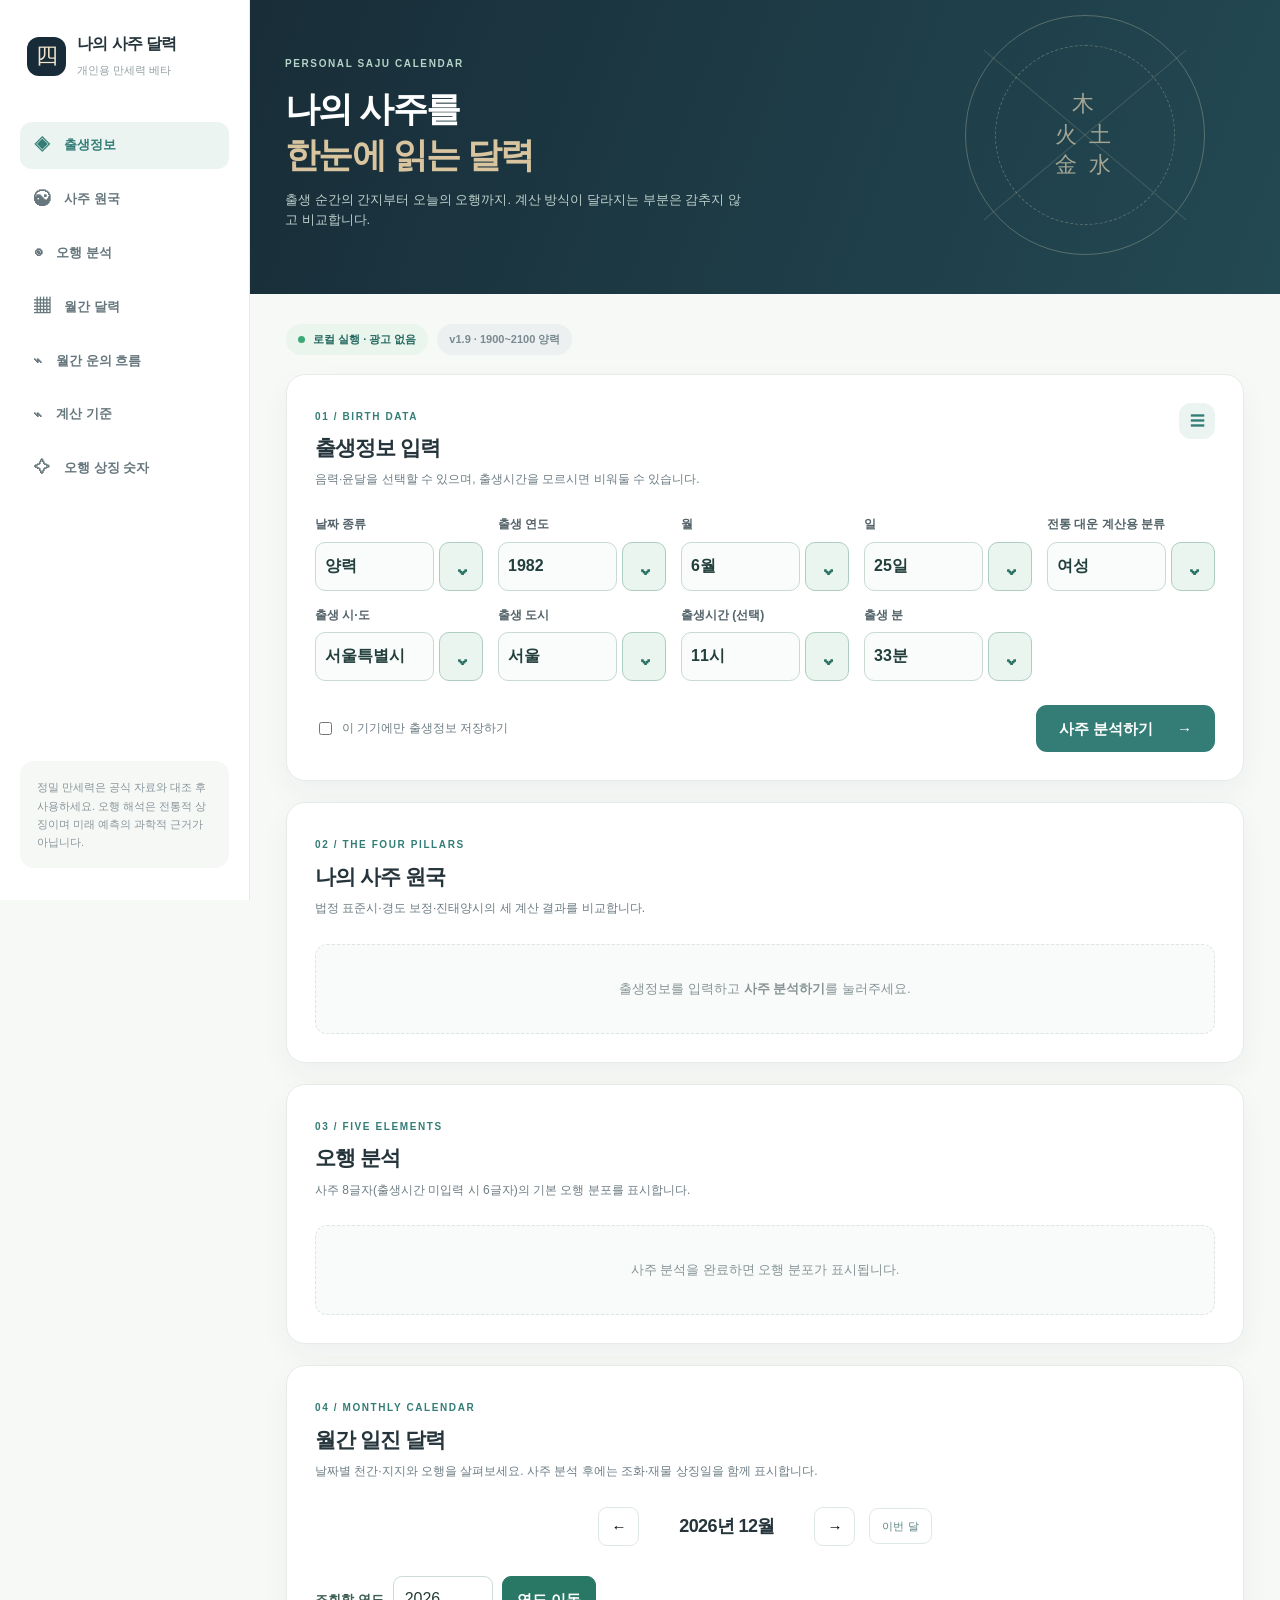
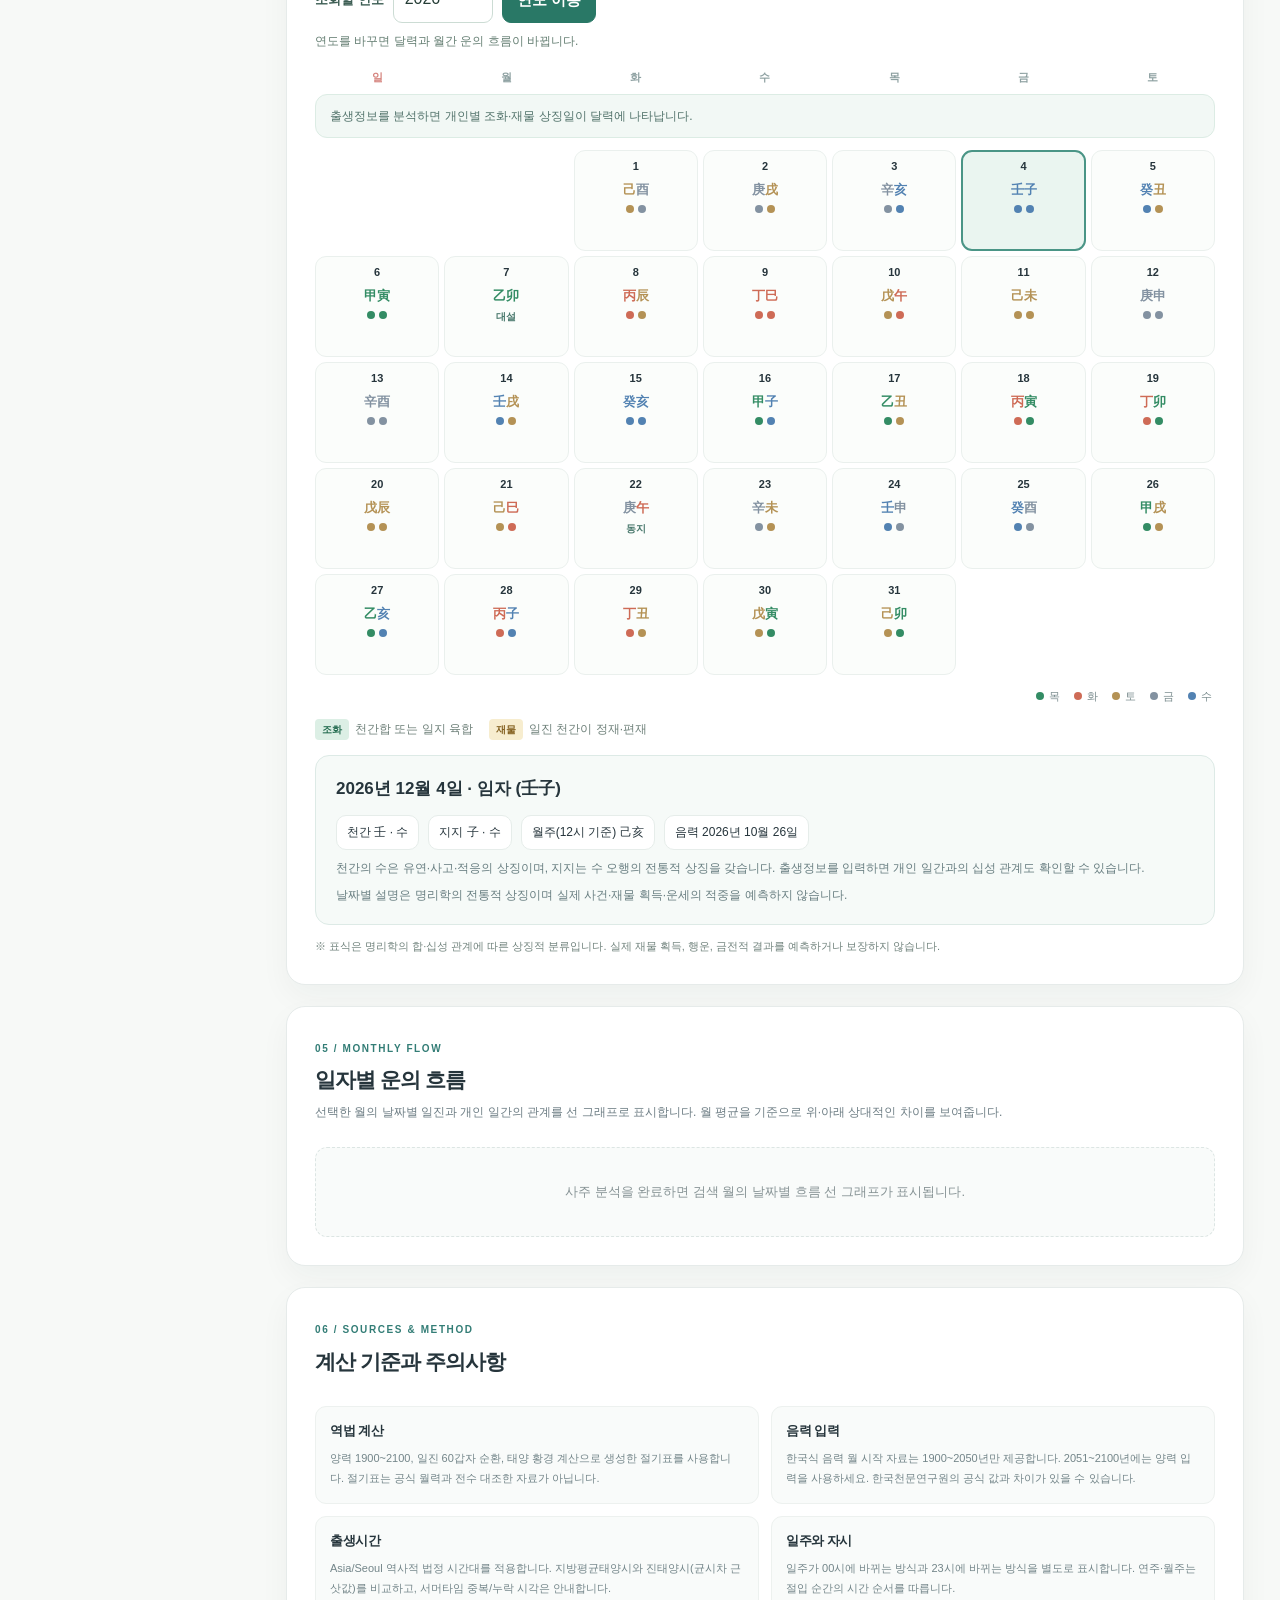
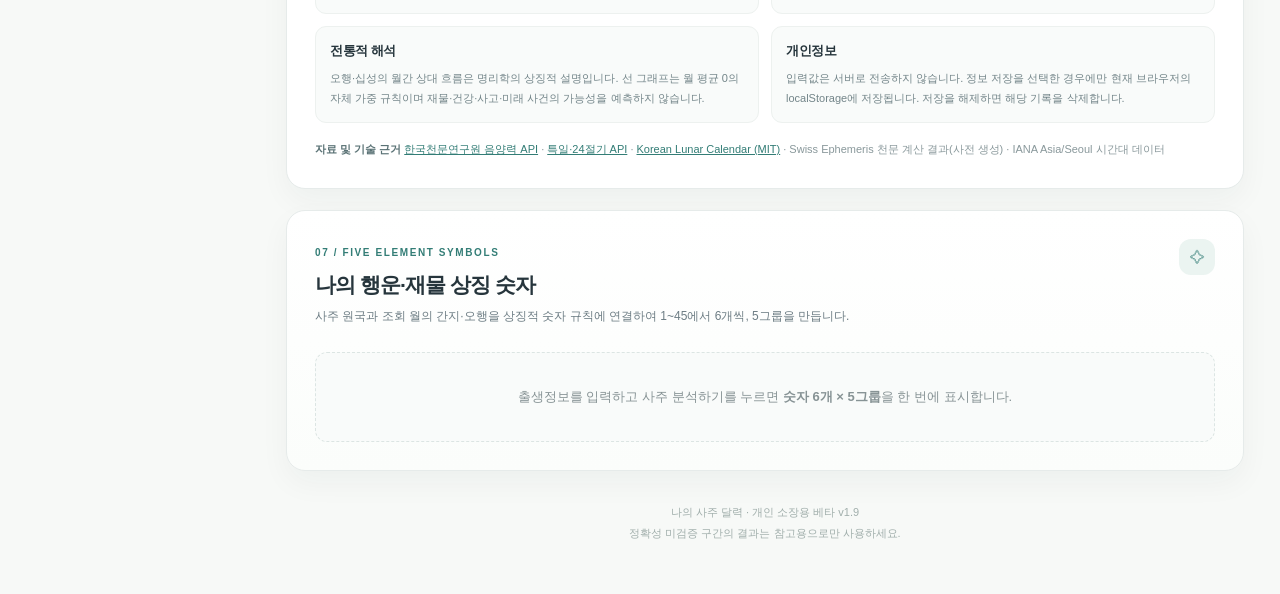
<file: index.html>
<!doctype html>
<html lang="ko">
<head>
  <meta charset="utf-8"/>
  <meta name="viewport" content="width=device-width, initial-scale=1, viewport-fit=cover"/>
  <meta name="theme-color" content="#172b38"/>
  <meta name="description" content="개인용 사주·오행 달력. 사주 원국, 오행 분포, 월간 일진 및 절기를 무료로 확인하세요."/>
  <link rel="manifest" href="manifest.webmanifest"/>
  <link rel="icon" type="image/png" href="icons/icon-192.png"/>
  <link rel="apple-touch-icon" href="icons/icon-192.png"/>
  <link rel="stylesheet" href="style.css?v=1.9"/>
  <title>나의 사주 달력 · 개인용 베타</title>
  <script defer src="data/terms.js?v=1.9"></script>
  <script defer src="data/lunar.js?v=1.9"></script>
  <script defer src="js/core.js?v=1.9"></script>
  <script defer src="js/symbolicNumbers.js?v=1.9"></script>
  <script defer src="js/fortuneFlow.js?v=1.9"></script>
  <script defer src="js/app.js?v=1.9"></script>
  <script defer src="js/mobilePicker.js?v=1.9"></script>
</head>
<body>
  <div class="app-shell">
    <aside class="sidebar">
      <div class="brand"><span class="brand-mark">四</span><span><b>나의 사주 달력</b><small>개인용 만세력 베타</small></span></div>
      <nav aria-label="화면 메뉴">
        <a href="#input-section" class="nav-link active"><span>◈</span> 출생정보</a>
        <a href="#result-section" class="nav-link"><span>☯</span> 사주 원국</a>
        <a href="#elements-section" class="nav-link"><span>◉</span> 오행 분석</a>
        <a href="#calendar-section" class="nav-link"><span>▦</span> 월간 달력</a>
        <a href="#flow-section" class="nav-link"><span>⌁</span> 월간 운의 흐름</a>

        <a href="#technical-section" class="nav-link"><span>⌁</span> 계산 기준</a>
        <a href="#numbers-section" class="nav-link"><span>✧</span> 오행 상징 숫자</a>
      </nav>
      <div class="sidebar-note">정밀 만세력은 공식 자료와 대조 후 사용하세요. 오행 해석은 전통적 상징이며 미래 예측의 과학적 근거가 아닙니다.</div>
    </aside>
    <main>
      <header class="hero">
        <div class="hero-content"><span class="eyebrow">PERSONAL SAJU CALENDAR</span><h1>나의 사주를<br/><em>한눈에 읽는 달력</em></h1><p>출생 순간의 간지부터 오늘의 오행까지. 계산 방식이 달라지는 부분은 감추지 않고 비교합니다.</p></div>
        <div class="hero-art" aria-hidden="true"><div class="orbit outer"><div class="orbit mid"><div class="orbit inner">木<br/>火 土<br/>金 水</div></div></div></div>
      </header>
      <div class="content-wrap">
        <div class="topline"><span class="pill"><i></i> 로컬 실행 · 광고 없음</span><span class="pill muted">v1.9 · 1900~2100 양력</span></div>
        <section id="input-section" class="panel input-panel">
          <div class="section-heading"><div><span class="overline">01 / BIRTH DATA</span><h2>출생정보 입력</h2><p>음력·윤달을 선택할 수 있으며, 출생시간을 모르시면 비워둘 수 있습니다.</p></div><span class="section-icon">☰</span></div>
          <div id="appInitNotice" class="app-init-notice" role="status">앱 기능을 불러오는 중입니다. 이 문구가 계속 표시되면 HTML 미리보기에서는 자바스크립트가 차단된 상태일 수 있으니 다운로드 후 Safari·Chrome에서 열거나 GitHub Pages 주소로 접속해 주세요.</div>
          <div id="analysisAlert" class="analysis-alert" role="alert" hidden></div>
          <form id="birthForm" novalidate>
            <p class="mobile-picker-hint">모든 항목은 직접 입력하거나 오른쪽 ⌄ 버튼으로 선택할 수 있습니다. 분석 버튼 아래에서 진행 상태와 결과 확인 버튼을 볼 수 있습니다.</p>
            <div class="form-grid">
              <div class="field"><label for="calendarType">날짜 종류</label><select id="calendarType"><option value="solar">양력</option><option value="lunar">음력</option></select></div>
              <div class="field"><label for="year">출생 연도</label><input id="year" type="number" min="1900" max="2100" step="1" inputmode="numeric" value="1982" required/></div>
              <div class="field"><label for="month">월</label><select id="month"></select></div>
              <div class="field"><label for="day">일</label><select id="day"></select></div>
              <div class="field" id="leapField" hidden><label for="leapMonth">윤달 여부</label><select id="leapMonth"><option value="0">평달</option><option value="1">윤달</option></select></div>
              <div class="field"><label for="gender">전통 대운 계산용 분류</label><select id="gender"><option value="f">여성</option><option value="m">남성</option><option value="n">지정 안 함</option></select></div>
              <div class="field"><label for="province">출생 시·도</label><select id="province"></select></div>
              <div class="field"><label for="city">출생 도시</label><select id="city"></select></div>
              <div class="field"><label for="hour">출생시간 (선택)</label><select id="hour"><option value="">모름 / 입력하지 않음</option></select></div>
              <div class="field"><label for="minute">출생 분</label><select id="minute"></select></div>
            </div>
            <div class="input-footer"><label class="checkline"><input type="checkbox" id="remember"/> 이 기기에만 출생정보 저장하기</label><button class="primary-btn" id="analyze" type="submit"><span id="analyzeLabel">사주 분석하기</span><span id="analyzeArrow" aria-hidden="true">→</span><span id="analyzeSpinner" class="button-spinner" aria-hidden="true" hidden></span></button></div>
            <div id="analysisProgress" class="analysis-progress" role="status" aria-live="polite" hidden><span class="analysis-spinner" aria-hidden="true"></span><div><strong>사주 분석 중</strong><p id="analysisStage">입력값을 확인하고 있습니다.</p></div></div>
            <div id="analysisComplete" class="analysis-complete" role="status" aria-live="polite" hidden><div class="complete-title"><span aria-hidden="true">✓</span><strong>사주 분석이 완료되었습니다.</strong></div><p id="completeSummary">사주 원국과 오행 분석 결과가 준비되었습니다.</p><button type="button" id="viewResults" class="view-results-btn">분석 결과 바로 보기 ↓</button></div>
            <div class="notification" role="status" id="formNotice" hidden></div>
          </form>
        </section>
        <section id="result-section" class="panel">
          <div class="section-heading"><div><span class="overline">02 / THE FOUR PILLARS</span><h2>나의 사주 원국</h2><p>법정 표준시·경도 보정·진태양시의 세 계산 결과를 비교합니다.</p></div></div>
          <div id="resultEmpty" class="empty">출생정보를 입력하고 <b>사주 분석하기</b>를 눌러주세요.</div>
          <div id="resultBody" hidden>
            <div class="result-intro" id="resultIntro"></div>
            <div class="three-modes" id="timeTabs" role="tablist" aria-label="시간 계산 기준"></div>
            <div class="pillar-wrap" id="pillars"></div>
            <div class="comparison" id="comparison"></div>
            <div class="zi-compare" id="ziCompare"></div>
            <div class="mini-note" id="resultWarning"></div>
          </div>
        </section>
        <section id="elements-section" class="panel">
          <div class="section-heading"><div><span class="overline">03 / FIVE ELEMENTS</span><h2>오행 분석</h2><p>사주 8글자(출생시간 미입력 시 6글자)의 기본 오행 분포를 표시합니다.</p></div></div>
          <div id="elementEmpty" class="empty">사주 분석을 완료하면 오행 분포가 표시됩니다.</div>
          <div id="elementBody" hidden><div class="elements-list" id="elementsChart"></div><div class="interp-panel" id="simpleReading"></div><div class="subheading">십성과 지장간 · 기초 정보</div><div id="technicalTable"></div><div class="roadmap"><strong>추가 예정</strong> 지장간 가중 분석, 신강·신약, 격국, 억부·조후·격국·통관용신 비교는 아직 계산 결과를 제공하지 않습니다. 검증 후 순차 적용할 기능입니다.</div></div>
        </section>
        <section id="calendar-section" class="panel">
          <div class="section-heading"><div><span class="overline">04 / MONTHLY CALENDAR</span><h2>월간 일진 달력</h2><p>날짜별 천간·지지와 오행을 살펴보세요. 사주 분석 후에는 조화·재물 상징일을 함께 표시합니다.</p></div></div>
          <div class="cal-header"><button class="arrow-btn" id="prevMonth" aria-label="이전 달">←</button><h3 id="monthLabel"></h3><button class="arrow-btn" id="nextMonth" aria-label="다음 달">→</button><button class="today-btn" id="todayMonth">이번 달</button></div>
          <div class="reading-year-chooser"><label for="calendarYear">조회할 연도</label><input id="calendarYear" type="number" min="1900" max="2100" step="1" inputmode="numeric" aria-label="달력을 조회할 연도"/><button id="goCalendarYear" type="button">연도 이동</button><small id="calendarYearHelp" role="status">연도를 바꾸면 달력과 월간 운의 흐름이 바뀝니다.</small></div>
          <div class="calendar-week" aria-hidden="true"><span>일</span><span>월</span><span>화</span><span>수</span><span>목</span><span>금</span><span>토</span></div>
          <div id="calendarSymbolSummary" class="symbol-month-summary" aria-live="polite">출생정보를 분석하면 개인별 조화·재물 상징일이 달력에 나타납니다.</div>
          <div id="calendarGrid" class="calendar-grid" aria-label="월간 일진 달력"></div>
          <div class="legend"><span><i class="dot wood"></i>목</span><span><i class="dot fire"></i>화</span><span><i class="dot earth"></i>토</span><span><i class="dot metal"></i>금</span><span><i class="dot water"></i>수</span></div>
          <div class="symbol-legend" aria-label="상징일 표시 설명">
            <span><i class="symbol-legend-chip harmony">조화</i> 천간합 또는 일지 육합</span>
            <span><i class="symbol-legend-chip wealth">재물</i> 일진 천간이 정재·편재</span>
          </div>
          <div id="dateDetails" class="date-details"></div>
          <p class="symbol-disclaimer">※ 표식은 명리학의 합·십성 관계에 따른 상징적 분류입니다. 실제 재물 획득, 행운, 금전적 결과를 예측하거나 보장하지 않습니다.</p>
        </section>
        <section id="flow-section" class="panel">
          <div class="section-heading"><div><span class="overline">05 / MONTHLY FLOW</span><h2>일자별 운의 흐름</h2><p>선택한 월의 날짜별 일진과 개인 일간의 관계를 선 그래프로 표시합니다. 월 평균을 기준으로 위·아래 상대적인 차이를 보여줍니다.</p></div></div>
          <div id="flowEmpty" class="empty">사주 분석을 완료하면 검색 월의 날짜별 흐름 선 그래프가 표시됩니다.</div>
          <div id="flowBody" hidden>
            <div class="flow-summary"><strong id="flowSubtitle"></strong><span>▲ 상대적으로 높음 · ▼ 상대적으로 낮음</span></div>
            <div id="flowChart" class="flow-chart" role="group" aria-label="날짜별 흐름 선 그래프"></div>
            <div id="flowDetail" class="flow-detail" aria-live="polite"></div>
            <p id="flowExplainer" class="flow-explainer"></p>
          </div>
        </section>
        <section id="technical-section" class="panel technical-panel">
          <div class="section-heading"><div><span class="overline">06 / SOURCES & METHOD</span><h2>계산 기준과 주의사항</h2></div></div>
          <div class="info-grid">
            <article><h3>역법 계산</h3><p>양력 1900~2100, 일진 60갑자 순환, 태양 황경 계산으로 생성한 절기표를 사용합니다. 절기표는 공식 월력과 전수 대조한 자료가 아닙니다.</p></article>
            <article><h3>음력 입력</h3><p>한국식 음력 월 시작 자료는 1900~2050년만 제공합니다. 2051~2100년에는 양력 입력을 사용하세요. 한국천문연구원의 공식 값과 차이가 있을 수 있습니다.</p></article>
            <article><h3>출생시간</h3><p>Asia/Seoul 역사적 법정 시간대를 적용합니다. 지방평균태양시와 진태양시(균시차 근삿값)를 비교하고, 서머타임 중복/누락 시각은 안내합니다.</p></article>
            <article><h3>일주와 자시</h3><p>일주가 00시에 바뀌는 방식과 23시에 바뀌는 방식을 별도로 표시합니다. 연주·월주는 절입 순간의 시간 순서를 따릅니다.</p></article>
            <article><h3>전통적 해석</h3><p>오행·십성의 월간 상대 흐름은 명리학의 상징적 설명입니다. 선 그래프는 월 평균 0의 자체 가중 규칙이며 재물·건강·사고·미래 사건의 가능성을 예측하지 않습니다.</p></article>
            <article><h3>개인정보</h3><p>입력값은 서버로 전송하지 않습니다. 정보 저장을 선택한 경우에만 현재 브라우저의 localStorage에 저장됩니다. 저장을 해제하면 해당 기록을 삭제합니다.</p></article>
          </div>
          <div class="reference"><strong>자료 및 기술 근거</strong> <a href="https://www.data.go.kr/data/15012679/openapi.do" target="_blank" rel="noopener">한국천문연구원 음양력 API</a> · <a href="https://www.data.go.kr/data/15012690/openapi.do" target="_blank" rel="noopener">특일·24절기 API</a> · <a href="https://github.com/usingsky/korean_lunar_calendar_py" target="_blank" rel="noopener">Korean Lunar Calendar (MIT)</a> · Swiss Ephemeris 천문 계산 결과(사전 생성) · IANA Asia/Seoul 시간대 데이터</div>
        </section>
        <section id="numbers-section" class="panel symbolic-panel">
          <div class="section-heading"><div><span class="overline">07 / FIVE ELEMENT SYMBOLS</span><h2>나의 행운·재물 상징 숫자</h2><p>사주 원국과 조회 월의 간지·오행을 상징적 숫자 규칙에 연결하여 1~45에서 6개씩, 5그룹을 만듭니다.</p></div><span class="section-icon">✧</span></div>
          <div id="numbersEmpty" class="empty">출생정보를 입력하고 사주 분석하기를 누르면 <b>숫자 6개 × 5그룹</b>을 한 번에 표시합니다.</div>
          <div id="numbersBody" hidden>
            <div class="symbolic-toolbar"><p id="numbersMeta" class="number-meta"></p><div class="number-actions"><button id="refreshNumbers" type="button" class="secondary-btn">↻ 다른 조합 보기</button><button id="copyNumbers" type="button" class="secondary-btn">5그룹 복사</button></div></div>
            <div id="numbersGrid" class="number-groups" aria-live="polite"></div>
            <div class="number-rules"><strong>숫자 구성 원칙</strong><p>각 그룹에는 목·화·토·금·수에 해당하는 숫자를 하나씩 넣고, 일간과 월운의 오행을 고려한 강조 오행 숫자를 하나 더 배치합니다. 총 30개 숫자는 그룹 내부와 그룹 사이에서도 서로 중복되지 않습니다.</p><p>숫자 끝자리와 오행의 대응은 앱에서 정의한 상징적 확장 규칙입니다. 실제 행운이나 재물 획득 가능성을 높이는 번호라는 뜻은 아닙니다.</p></div>
            <div id="numbersNotice" class="number-feedback" role="status" aria-live="polite"></div>
          </div>
        </section>
        <footer>나의 사주 달력 · 개인 소장용 베타 v1.9 <span>정확성 미검증 구간의 결과는 참고용으로만 사용하세요.</span></footer>
      </div>
    </main>
  </div>
</body>
</html>
</file>
<file: style.css>
:root{color-scheme:light;--navy:#172b38;--ink:#26353c;--muted:#6d7d84;--teal:#337d76;--teal-light:#ebf4f1;--line:#e6ebea;--surface:#fff;--bg:#f7f9f7;--shadow:0 12px 30px rgba(31,54,54,.045);--wood:#338c64;--fire:#ce6b56;--earth:#b49255;--metal:#8392a1;--water:#5282b2}
*{box-sizing:border-box}html{scroll-behavior:smooth}body{margin:0;background:var(--bg);color:var(--ink);font-family:Pretendard,'Noto Sans KR',-apple-system,BlinkMacSystemFont,'Segoe UI',sans-serif;font-size:15px;line-height:1.55}button,input,select{font:inherit}button{cursor:pointer}button:focus-visible,a:focus-visible,input:focus-visible,select:focus-visible{outline:3px solid #68ae99;outline-offset:2px}a{color:var(--teal)}[hidden]{display:none!important}.app-shell{display:grid;grid-template-columns:250px minmax(0,1fr);min-height:100vh}.sidebar{background:#fff;border-right:1px solid var(--line);padding:32px 20px;position:sticky;top:0;height:100vh;display:flex;flex-direction:column}.brand{display:flex;align-items:center;gap:11px;margin:0 0 42px 7px}.brand-mark{background:var(--navy);color:#f2e6cb;width:39px;height:39px;border-radius:12px;display:grid;place-items:center;font-family:serif;font-size:22px}.brand b{font-size:16px;display:block;letter-spacing:-.04em}.brand small{font-size:11px;color:#93a0a3}.sidebar nav{display:grid;gap:7px}.nav-link{text-decoration:none;color:#66777d;padding:11px 14px;border-radius:12px;font-size:13px;font-weight:650;display:flex;gap:14px;align-items:center}.nav-link.active,.nav-link:hover{background:var(--teal-light);color:var(--teal)}.nav-link span{font-size:16px}.sidebar-note{margin-top:auto;background:#f6f8f6;padding:17px;border-radius:14px;color:#89959a;font-size:11px;line-height:1.65}main{min-width:0}.hero{min-height:266px;background:linear-gradient(110deg,#182d38,#234953);display:flex;justify-content:space-between;overflow:hidden;padding:50px max(30px,calc((100vw - 1210px)/2));position:relative}.hero-content{position:relative;z-index:1;max-width:620px}.eyebrow,.overline{letter-spacing:.16em;font-weight:800;font-size:10px;color:#b4d3c9}.hero h1{font-size:35px;line-height:1.3;letter-spacing:-.05em;margin:13px 0;color:#fff}.hero em{font-style:normal;color:#d8c49e}.hero p{color:#bdd0cc;font-size:13px;max-width:460px}.hero-art{width:240px;height:240px;position:absolute;right:75px;top:15px;opacity:.65}.orbit{width:100%;height:100%;border:1px solid rgba(230,220,185,.44);border-radius:100%;display:grid;place-items:center}.orbit.outer:before,.orbit.outer:after{content:'';position:absolute;left:50%;top:50%;width:1px;height:110%;background:rgba(230,220,185,.25);transform:translate(-50%,-50%) rotate(50deg)}.orbit.outer:after{transform:translate(-50%,-50%) rotate(130deg)}.orbit.mid{width:76%;height:76%;border-style:dashed}.orbit.inner{width:69%;height:69%;border:0;color:#e9d9b9;text-align:center;font-size:22px;letter-spacing:.16em;line-height:1.4;font-family:serif;z-index:1}.content-wrap{max-width:1080px;margin:0 auto;padding:30px 36px 40px}.topline{display:flex;flex-wrap:wrap;gap:9px;margin-bottom:19px}.pill{font-size:11px;color:#24685f;background:#eaf5ee;border-radius:99px;padding:7px 12px;font-weight:700}.pill i{width:7px;height:7px;border-radius:50%;background:#3ba875;display:inline-block;margin-right:5px}.pill.muted{background:#edf0f0;color:#798a90}.panel{background:#fff;border:1px solid var(--line);border-radius:19px;box-shadow:var(--shadow);padding:28px;margin-bottom:21px;scroll-margin-top:18px}.section-heading{display:flex;align-items:start;justify-content:space-between;gap:20px;margin-bottom:22px}.overline{color:var(--teal)}h2{font-size:21px;letter-spacing:-.045em;margin:6px 0}h3{letter-spacing:-.035em}.section-heading p{font-size:12px;color:var(--muted);margin:4px 0}.section-icon{background:var(--teal-light);width:36px;height:36px;display:grid;place-items:center;border-radius:12px;color:var(--teal)}.form-grid{display:grid;grid-template-columns:repeat(5,minmax(0,1fr));gap:15px}.field{display:flex;flex-direction:column;min-width:0;gap:8px}.field label{font-size:12px;font-weight:700;color:#536369}.field input,.field select{width:100%;background:#f9fbfa;border:1px solid #e2e9e7;border-radius:9px;min-height:44px;padding:8px 10px;color:var(--ink);font-size:13px}.input-footer{display:flex;justify-content:space-between;gap:15px;align-items:center;margin-top:24px}.checkline{display:flex;gap:7px;align-items:center;color:var(--muted);font-size:12px}.checkline input{accent-color:var(--teal)}.primary-btn{border:none;background:var(--teal);color:#fff;font-weight:800;padding:12px 23px;border-radius:11px;display:flex;gap:24px;align-items:center}.primary-btn:hover{background:#226e69}.notification{padding:12px 15px;border-radius:10px;margin-top:14px;background:#fff1e5;color:#975e38;font-size:12px}.notification.good{background:#ebf7f0;color:#246d50}.empty{border:1px dashed #dce5e3;background:#f9fbfa;border-radius:12px;text-align:center;padding:34px 15px;color:#879395;font-size:13px}.result-intro{display:flex;flex-wrap:wrap;align-items:center;gap:8px;margin-bottom:18px;font-size:13px;color:var(--muted)}.result-intro strong{color:var(--ink)}.three-modes{display:flex;gap:6px;overflow:auto;padding-bottom:6px}.mode-btn{border:1px solid var(--line);border-radius:10px;background:#fff;color:#748489;font-size:12px;padding:11px 13px;flex:1 0 auto;min-width:130px}.mode-btn.selected{color:#17695d;border-color:#85bcb0;background:var(--teal-light);font-weight:800}.pillar-wrap{margin:19px 0 12px}.pillars-grid{display:grid;grid-template-columns:repeat(4,1fr);gap:12px}.pillar{border:1px solid var(--line);background:#fcfdfc;border-radius:15px;padding:14px 8px;text-align:center}.pillar h4{font-size:12px;margin:0 0 9px;color:#819198}.pillar .big{font-size:35px;font-weight:800;line-height:1.25;font-family:serif}.pillar .ko{font-size:12px;color:var(--muted)}.pillar .element-name{font-size:10px;color:#8f9a9d;margin-top:8px}.wood-text{color:var(--wood)}.fire-text{color:var(--fire)}.earth-text{color:var(--earth)}.metal-text{color:var(--metal)}.water-text{color:var(--water)}.comparison{display:flex;gap:10px;flex-wrap:wrap}.comp-chip{font-size:12px;color:#60787b;background:#eff5f3;padding:9px 11px;border-radius:9px}.zi-compare{margin-top:15px;display:grid;grid-template-columns:repeat(2,minmax(0,1fr));gap:10px}.zi-card{padding:13px;border-radius:12px;border:1px solid var(--line);background:#fff}.zi-card b{font-size:12px}.zi-card p{font-size:13px;margin:5px 0 0;color:#65767b}.mini-note{font-size:11px;color:#738587;background:#f5f8f6;padding:12px;border-radius:9px;margin-top:13px}.elements-list{display:grid;gap:12px}.el-row{display:grid;grid-template-columns:56px 1fr 36px;gap:12px;align-items:center;font-size:12px;font-weight:750}.el-track{background:#eef2f0;border-radius:20px;height:13px;overflow:hidden}.el-fill{border-radius:20px;height:100%;min-width:0}.interp-panel{border:1px solid #dce9e6;border-radius:14px;padding:15px 19px;margin-top:24px;background:#f8fbf9}.interp-panel strong{font-size:14px}.interp-panel p{font-size:12px;color:#627579;margin:5px 0}.subheading{font-size:14px;font-weight:800;margin:24px 0 10px}.technical-table{width:100%;border-collapse:collapse;font-size:12px}.technical-table th,.technical-table td{border-bottom:1px solid var(--line);padding:10px 8px;text-align:left}.technical-table th{color:#789099;background:#f8faf9}.roadmap{padding:12px 15px;border-radius:10px;margin-top:17px;background:#fcf7ee;color:#8a7857;font-size:11px;line-height:1.7}.roadmap strong{margin-right:7px}.cal-header{display:flex;gap:10px;align-items:center;justify-content:center;margin:5px 0 20px}.cal-header h3{font-size:18px;min-width:155px;text-align:center;margin:0}.arrow-btn,.today-btn{border:1px solid #e0e8e6;background:#fff;border-radius:9px;padding:7px 12px;min-height:36px}.today-btn{font-size:11px;margin-left:4px;color:#5c8582}.calendar-week,.calendar-grid{display:grid;grid-template-columns:repeat(7,minmax(0,1fr));gap:5px}.calendar-week span{text-align:center;font-size:11px;font-weight:800;color:#8da0a1;margin-bottom:8px}.calendar-week span:first-child{color:#d5837d}.cal-cell{border:1px solid #eaf0ed;border-radius:11px;min-height:86px;background:#fbfdfb;padding:7px 3px;display:flex;flex-direction:column;align-items:center;gap:5px;color:var(--ink);min-width:0;position:relative}.cal-cell:hover{border-color:#a1c9be;background:#f3f9f5}.cal-cell.selected{border:2px solid #4a9586;background:#eaf5f0;padding:6px 2px}.cal-cell.outside{border:0;background:transparent;cursor:default}.day-number{font-weight:800;font-size:11px}.cal-ganji{font-size:13px;font-weight:800;white-space:nowrap}.cal-term{font-size:10px;line-height:1.2;color:#48786c;font-weight:800}.el-pair{display:flex;gap:4px}.dot{display:inline-block;width:8px;height:8px;border-radius:100%}.dot.wood{background:var(--wood)}.dot.fire{background:var(--fire)}.dot.earth{background:var(--earth)}.dot.metal{background:var(--metal)}.dot.water{background:var(--water)}.legend{display:flex;justify-content:end;flex-wrap:wrap;gap:14px;padding:13px 3px 19px;color:#798b8d;font-size:11px}.legend span{display:flex;align-items:center;gap:5px}.date-details{border:1px solid #ddeae6;border-radius:14px;padding:20px;background:#f6faf8}.date-details .detail-title{font-size:17px;font-weight:850;margin-bottom:13px}.detail-meta{display:flex;gap:9px;flex-wrap:wrap;margin-bottom:9px}.detail-meta span{background:#fff;border:1px solid #e6edea;border-radius:10px;padding:7px 10px;font-size:12px}.date-details p{margin:8px 0 0;font-size:12px;color:#687e81}.info-grid{display:grid;grid-template-columns:repeat(2,1fr);gap:12px}.info-grid article{background:#f9fbfa;border:1px solid #edf1ef;border-radius:11px;padding:14px}.info-grid h3{font-size:13px;margin:0 0 8px}.info-grid p{font-size:11px;line-height:1.8;color:#738589;margin:0}.reference{margin-top:15px;font-size:11px;line-height:2;color:#89989b}.reference strong{color:#5a7275}footer{font-size:11px;color:#a0aeab;text-align:center;padding:12px}footer span{display:block;margin-top:4px}@media(max-width:1070px){.app-shell{grid-template-columns:190px minmax(0,1fr)}.sidebar{padding:26px 12px}.content-wrap{padding:24px}.form-grid{grid-template-columns:repeat(3,minmax(0,1fr))}.hero{padding:42px 30px}.hero-art{right:13px;opacity:.35}}
@media(max-width:760px){.app-shell{display:block}.sidebar{position:relative;height:auto;border-right:0;padding:13px 15px;border-bottom:1px solid var(--line)}.brand{margin:0}.sidebar nav,.sidebar-note{display:none}.brand b{font-size:14px}.hero{min-height:200px;padding:30px 20px}.hero h1{font-size:27px}.hero p{font-size:12px;max-width:290px}.hero-art{width:150px;height:150px;right:-15px;top:27px}.content-wrap{padding:17px 12px 30px}.panel{border-radius:15px;padding:18px 14px;margin-bottom:13px}.section-heading h2{font-size:19px}.form-grid{grid-template-columns:repeat(2,minmax(0,1fr));gap:12px}.field label{font-size:11px}.field input,.field select{font-size:13px}.input-footer{flex-direction:column;align-items:stretch}.primary-btn{justify-content:space-between}.pillars-grid{gap:7px}.pillar{padding:12px 5px}.pillar .big{font-size:28px}.pillar .ko{font-size:11px}.zi-compare{grid-template-columns:1fr}.calendar-week,.calendar-grid{gap:3px}.cal-cell{min-height:70px;border-radius:8px;padding:7px 1px;gap:3px}.cal-cell.selected{padding:6px 0}.cal-ganji{font-size:12px}.cal-term{font-size:9px}.info-grid{grid-template-columns:1fr}.cal-header h3{min-width:120px;font-size:16px}}
@media(max-width:400px){.hero h1{font-size:25px}.cal-cell{min-height:64px}.cal-ganji{font-size:11px}.form-grid{gap:8px}.field select{padding:5px}.pillar .big{font-size:25px}.hero-art{opacity:.2}}

/* 개인용 오행 상징 숫자 · 5그룹 */
.symbolic-panel{background:linear-gradient(180deg,#ffffff,#fbfdfb)}
.symbolic-toolbar{display:flex;align-items:center;justify-content:space-between;gap:12px;flex-wrap:wrap;margin-bottom:17px}
.number-meta{font-size:12px;color:#617b78;margin:0;line-height:1.7}
.number-actions{display:flex;gap:8px;flex-wrap:wrap}
.secondary-btn{border:1px solid #c8ded8;background:#eef7f3;border-radius:9px;padding:10px 13px;color:#246e63;font-size:12px;font-weight:750;min-height:41px;cursor:pointer}
.secondary-btn:hover{background:#def0e8}
.number-groups{display:grid;grid-template-columns:repeat(2,minmax(0,1fr));gap:14px}
.number-card{border:1px solid #e2ebe8;border-radius:15px;background:#fff;padding:18px;min-width:0}
.number-card-head{display:flex;align-items:center;justify-content:space-between;gap:8px;margin-bottom:12px}
.number-card-head strong{font-size:14px;color:#334a48}
.number-focus{border-radius:99px;padding:4px 9px;background:#f2f6f4;font-size:11px;color:#59736f;font-weight:750}
.number-balls{display:flex;flex-wrap:wrap;gap:8px;align-items:center;margin:10px 0 12px}
.number-ball{border-radius:50%;width:46px;height:46px;display:inline-flex;align-items:center;justify-content:center;color:white;font-weight:850;font-size:16px;font-variant-numeric:tabular-nums;box-shadow:inset 0 1px 1px rgba(255,255,255,.2)}
.number-ball.wood{background:var(--wood)}.number-ball.fire{background:var(--fire)}.number-ball.earth{background:var(--earth)}.number-ball.metal{background:var(--metal)}.number-ball.water{background:var(--water)}
.number-card-desc{font-size:11px;color:#758987;margin:0;line-height:1.55}
.number-rules{margin-top:15px;border-radius:12px;background:#f4f8f6;padding:15px 17px;font-size:12px;color:#657d79}
.number-rules strong{color:#315e56}.number-rules p{margin:6px 0 0;line-height:1.7}
.number-feedback{font-size:12px;color:#24735f;min-height:18px;margin-top:8px}
@media(max-width:1070px){.number-groups{grid-template-columns:1fr}}
@media(max-width:760px){.number-card{padding:14px 12px}.number-ball{width:42px;height:42px;font-size:15px}.number-balls{gap:6px}.symbolic-toolbar{align-items:stretch}.number-actions{width:100%}.secondary-btn{flex:1}}
@media(max-width:360px){.number-ball{width:38px;height:38px;font-size:13px}.number-balls{gap:5px}}


/* v1.2: 스마트폰 터치 다이얼형 입력 UI */
.sr-only{position:absolute!important;width:1px;height:1px;overflow:hidden;clip:rect(0,0,0,0);white-space:nowrap}
.wheel-entry{display:none}
.mobile-picker-overlay[hidden]{display:none!important}
.mobile-picker-overlay{position:fixed;inset:0;z-index:9999;display:flex;align-items:flex-end;justify-content:center}
.mobile-picker-backdrop{position:absolute;inset:0;background:rgba(13,32,39,.63)}
.mobile-picker-sheet{position:relative;z-index:1;width:min(100%,520px);max-height:88dvh;max-height:88vh;display:flex;flex-direction:column;overflow:hidden;border-radius:24px 24px 0 0;background:#fff;box-shadow:0 -12px 50px rgba(0,0,0,.16);padding:12px 18px max(20px,env(safe-area-inset-bottom))}
.mobile-picker-handle{height:5px;width:48px;border-radius:99px;margin:0 auto 14px;background:#dbe2e1;flex-shrink:0}
.mobile-picker-head{display:flex;justify-content:space-between;align-items:center;gap:10px}
.mobile-picker-head h3{font-size:20px;margin:0;color:var(--navy)}
.mobile-picker-close{width:44px;height:44px;background:#f1f5f3;border:0;border-radius:12px;font-size:19px;color:#53666a}
.mobile-picker-filter{margin:6px 0 9px}
#mobilePickerFilter{width:100%;border:1px solid #d4e3dc;border-radius:12px;min-height:48px;padding:11px 14px;font-size:16px;color:var(--ink);background:#fafcfb}
.mobile-picker-guide{font-size:12px;color:#74847f;margin:0 0 8px;text-align:center}
.mobile-picker-wheel-wrap{position:relative;min-height:250px;max-height:250px;flex-shrink:0;margin-bottom:14px}
.mobile-picker-selected-band{pointer-events:none;position:absolute;top:100px;left:0;right:0;height:50px;background:#edf7f3;border:1px solid #bbddd0;border-radius:13px;z-index:0}
.mobile-picker-wheel{position:relative;z-index:1;height:250px;overflow-y:auto;overflow-x:hidden;overscroll-behavior:contain;scroll-snap-type:y mandatory;scrollbar-width:none;-webkit-overflow-scrolling:touch;touch-action:pan-y;padding:100px 4px}
.mobile-picker-wheel::-webkit-scrollbar{display:none}
.mobile-picker-item{display:block;width:100%;height:50px;min-height:50px;border:0;background:transparent;color:#88958f;font-size:17px;font-weight:500;text-align:center;scroll-snap-align:center;scroll-snap-stop:normal;cursor:pointer}
.mobile-picker-item.is-active{font-weight:800;color:#1d665e;font-size:21px}
.mobile-picker-no-results{text-align:center;color:#79857e;font-size:14px;margin:0;padding:12px}
.mobile-picker-actions{display:grid;grid-template-columns:1fr 2fr;gap:10px}
.mobile-picker-actions button{min-height:52px;border-radius:13px;font-size:16px;font-weight:800}
.mobile-picker-cancel{background:#f0f3f2;border:0;color:#52656a}
.mobile-picker-confirm{background:#297b70;color:#fff;border:0}
html.mobile-picker-open{overflow:hidden}
@media(max-width:760px){
  .field select[data-mobile-picker="1"]{display:none!important}
  .field .wheel-entry{display:flex!important;align-items:center;justify-content:space-between;gap:10px;min-width:0;width:100%;min-height:50px;padding:10px 12px;background:#f7fbf9;border:1px solid #cbded5;border-radius:11px;text-align:left;font-size:15px;color:var(--ink);font-weight:650}
  .field .wheel-entry-value{overflow:hidden;text-overflow:ellipsis;white-space:nowrap}
  .field .wheel-entry-chevron{font-size:24px;color:#4b857b;line-height:1}
  .field .wheel-entry:disabled{opacity:.5;cursor:not-allowed}
  .field input#year{min-height:50px;font-size:16px}
  .form-grid{grid-template-columns:repeat(2,minmax(0,1fr))}
  .field:has(#province),.field:has(#city){grid-column:span 1}
  .field label{font-size:13px}
}
@media(max-width:370px){.mobile-picker-sheet{padding-inline:14px}.field .wheel-entry{font-size:14px;padding-inline:9px}}

@media(max-width:760px){.mobile-picker-hint{display:block;font-size:12px;line-height:1.6;color:#577e76;padding:11px 12px;border-radius:10px;background:#eef7f3;margin:0 0 14px}}
@media(min-width:761px){.mobile-picker-hint{display:none}}

/* v1.3 — every field supports direct entry AND a touch/mouse scroll wheel */
.field.has-combo > select {display:none!important}
.combo-shell{display:flex;align-items:stretch;width:100%;min-width:0;gap:5px}
.field .combo-shell .combo-direct{width:100%;min-width:0;flex:1 1 auto;height:49px;min-height:49px;border:1px solid #c8dad2;border-radius:10px;padding:10px 9px;background:#f9fcfa;color:#223f3c;font-size:16px;line-height:1.3;font-weight:650}
.field .combo-shell .combo-wheel-btn{flex:0 0 44px;min-width:44px;min-height:49px;border:1px solid #aecdc0;background:#e9f5ee;color:#256e60;font-size:25px;font-weight:800;border-radius:10px;line-height:1}
.field .combo-shell .combo-direct:disabled,.field .combo-shell .combo-wheel-btn:disabled{opacity:.5;cursor:not-allowed}
.field .combo-shell .combo-direct.combo-invalid{border:2px solid #c95e55;background:#fff8f8}
.combo-hint{display:block;font-size:11px;color:#b3443a;line-height:1.4;min-height:0;margin-top:3px}
.combo-hint:empty{display:none}
.analysis-alert{margin-bottom:14px;padding:13px 14px;border:1px solid #d98b86;border-radius:12px;background:#fff3f2;color:#9a4039;font-size:13px;line-height:1.65;font-weight:650}
.picker-inline-error{font-size:12px;color:#ae433b;margin:-4px 0 8px}
@media (max-width:760px){
  .field.has-combo > select{display:none!important}
  .field .combo-shell .combo-direct{font-size:16px;min-height:50px}
  .field .combo-shell .combo-wheel-btn{min-height:50px}
  .mobile-picker-hint{display:block}
}
@media (max-width:370px){
 .field .combo-shell{gap:4px}
 .field .combo-shell .combo-direct{padding:9px 6px}
 .field .combo-shell .combo-wheel-btn{flex-basis:39px;min-width:39px}
}


/* v1.4 clear analysis lifecycle (works on mobile) */
.app-init-notice{border:1px solid #b3cbd7;border-radius:12px;background:#edf5f8;padding:12px 14px;color:#2c5361;font-size:13px;margin-bottom:14px;line-height:1.6}
.analysis-progress,.analysis-complete{margin-top:14px;padding:15px;border-radius:14px;display:flex;gap:12px;align-items:center;background:#e9f5f2;border:1px solid #a1d5c7;color:#1d6256;min-height:73px}
.analysis-progress strong,.analysis-complete strong{font-size:15px}
.analysis-progress p,.analysis-complete p{margin:3px 0 0;font-size:13px;line-height:1.5}
.analysis-spinner{height:30px;width:30px;flex:0 0 30px;border:3px solid #a4d9cc;border-top-color:#1a8877;border-radius:50%;animation:analysis-rotate .8s linear infinite}
.button-spinner{display:inline-block;width:17px;height:17px;border:2px solid #d3eae5;border-top-color:white;border-radius:50%;animation:analysis-rotate .8s linear infinite;margin-left:5px;vertical-align:middle}
@keyframes analysis-rotate{to{transform:rotate(360deg)}}
@media(prefers-reduced-motion:reduce){.analysis-spinner,.button-spinner{animation-duration:2.5s}}
.analysis-complete{display:block;background:#f1faf5;border-color:#a5d8b7;color:#205f48}
.complete-title{display:flex;align-items:center;gap:9px}
.complete-title>span{display:grid;place-items:center;background:#2a9372;color:white;border-radius:50%;width:22px;height:22px;font-weight:800}
.view-results-btn{background:#277b70;color:white;border:0;border-radius:10px;min-height:43px;padding:10px 16px;margin-top:12px;font-weight:750;font-size:14px}
#analyze[disabled]{opacity:.75;cursor:progress}
#result-section{scroll-margin-top:14px}
@media(max-width:760px){.analysis-progress,.analysis-complete{padding:14px}.view-results-btn{width:100%;min-height:48px}}


/* v1.5 — 월간 운의 흐름 / 연간 분야별 사주 해설 */
.flow-summary{display:flex;justify-content:space-between;align-items:center;flex-wrap:wrap;gap:8px;margin:0 0 12px;color:#3f655e}
.flow-summary strong{font-size:14px}.flow-summary span{font-size:12px;color:#718783}
.flow-chart{border-radius:15px;border:1px solid #e1ebe8;background:linear-gradient(#fcfffd,#f9fcfa);width:100%;padding:10px 6px;overflow:hidden}
.flow-chart svg{display:block;width:100%;height:auto;max-height:310px}
.flow-dot{cursor:pointer;outline:none}
.flow-dot:focus-visible{stroke:#143e36;stroke-width:4px}
.flow-detail{background:#eff7f3;border:1px solid #d5e6dd;border-radius:14px;padding:17px;margin-top:13px}
.flow-detail-top{display:flex;align-items:center;justify-content:space-between;gap:10px;flex-wrap:wrap}
.flow-detail-top strong{font-size:15px;color:#2c5750}
.flow-tag{font-size:12px;font-weight:800;border-radius:99px;padding:5px 10px;background:#e0ebe6;color:#45645d}
.flow-tag.higher{background:#d5f2e0;color:#236e4d}.flow-tag.lower{background:#f7e9e5;color:#9b614e}
.flow-overview{font-size:14px;line-height:1.7;color:#4c6863;margin:10px 0 8px}
.flow-detail ul{padding-left:20px;margin:8px 0 0;color:#536c66;font-size:12px;line-height:1.8}
.flow-explainer{margin:13px 0 0;background:#f3f7f5;border-radius:10px;padding:11px 13px;color:#6d807a;font-size:12px;line-height:1.75}
.fortune-section-title{font-size:17px;font-weight:800;margin:24px 0 12px;color:#244e48}
.annual-overview{display:grid;grid-template-columns:repeat(2,minmax(0,1fr));gap:12px}
.year-card,.fortune-entry{border:1px solid #e0e9e4;border-radius:14px;padding:16px 17px;background:#fff}
.year-card{background:linear-gradient(180deg,#f8fcfa,#fff)}
.year-card-head{display:flex;align-items:center;justify-content:space-between;gap:9px;flex-wrap:wrap;margin-bottom:9px}
.year-card-head strong{font-size:16px;color:#285d50}.year-card-head span{border-radius:100px;padding:4px 9px;font-size:11px;background:#e6f3ea;color:#39715f}
.fortune-grid{display:grid;grid-template-columns:repeat(2,minmax(0,1fr));gap:11px}
.fortune-entry h4{margin:0 0 9px;color:#294f47;font-size:15px}
.fortune-summary{font-size:13px;line-height:1.7;color:#2c7464;font-weight:750;margin:0 0 10px}
.fortune-detail{font-size:13px;line-height:1.8;color:#576e68;margin:0}
#fortuneMethod{margin-top:22px;font-size:12px;line-height:1.8}
@media(max-width:740px){.annual-overview,.fortune-grid{grid-template-columns:1fr}.flow-chart{padding:7px 2px}.flow-chart svg{min-height:175px}.year-card,.fortune-entry{padding:14px}.flow-detail{padding:13px}.fortune-section-title{font-size:16px}}
@media(max-width:370px){.flow-chart svg{min-height:150px}.flow-detail-top strong{font-size:13px}}

/* v1.6: 달력의 개인별 조화/재물 상징일 */
.symbol-month-summary{display:flex;align-items:center;flex-wrap:wrap;gap:9px;padding:12px 14px;margin:0 0 12px;background:#f2f8f5;border:1px solid #dcece4;border-radius:12px;color:#52736b;font-size:12px;line-height:1.5}
.symbol-month-summary strong{color:#265d52}.symbol-month-summary small{font-size:11px;color:#779089}
.summary-count{border-radius:999px;padding:4px 10px;font-size:11px;font-weight:800}
.summary-count.harmony,.day-symbol.harmony,.symbol-detail-tag.harmony,.symbol-legend-chip.harmony{background:#dcefe5;color:#246c50}
.summary-count.wealth,.day-symbol.wealth,.symbol-detail-tag.wealth,.symbol-legend-chip.wealth{background:#f7edcf;color:#846121}
.cal-cell{min-height:101px}
.cal-cell.symbol-harmony{border-color:#b6d6c7}
.cal-cell.symbol-wealth{border-color:#ebd9ac}
.cal-cell.symbol-harmony.symbol-wealth{border-color:#b3c9b0}
.day-symbols{width:100%;display:flex;flex-direction:column;align-items:center;gap:3px;margin-top:1px}
.day-symbol{font-size:10px;font-weight:800;line-height:1.25;letter-spacing:-.02em;border-radius:5px;padding:3px 6px;white-space:nowrap}
.symbol-legend{display:flex;gap:8px 16px;flex-wrap:wrap;align-items:center;margin:-5px 0 15px;color:#6f817a;font-size:12px}
.symbol-legend>span{display:flex;gap:6px;align-items:center}
.symbol-legend-chip{font-style:normal;font-weight:800;font-size:10px;border-radius:4px;padding:3px 7px}
.symbol-day-detail{background:#fff;border-radius:10px;border:1px solid #dceae3;padding:12px 14px;margin:12px 0;color:#507069}
.symbol-day-detail strong{color:#305b4c;font-size:13px}
.symbol-day-tags{display:flex;flex-wrap:wrap;gap:6px;margin-top:8px}
.symbol-detail-tag{display:inline-block;font-size:11px;font-weight:800;border-radius:6px;padding:5px 9px}
.symbol-day-detail ul{padding-left:19px;font-size:12px;line-height:1.8;margin:10px 0 4px}
.symbol-day-detail p{margin:8px 0 0;font-size:11px;color:#718680}
.symbol-day-detail.none{background:#f7faf8}
.symbol-disclaimer{font-size:11px;line-height:1.7;color:#72847e;margin:12px 0 0}
@media(max-width:760px){.cal-cell{min-height:91px}.day-symbol{font-size:9px;padding:3px 5px}.symbol-month-summary{padding:10px;gap:7px}.symbol-month-summary small{width:100%}}
@media(max-width:400px){.cal-cell{min-height:88px}.day-symbol{font-size:9px;padding:2px 4px}.day-symbols{gap:2px}}

/* v1.7 - 일반 이용자를 위한 설명형 개인 사주풀이 */
.reading-intro{border:1px solid #d5e6dc;border-radius:16px;padding:20px 21px;background:linear-gradient(125deg,#f3faf6,#ffffff);margin-bottom:22px;color:#334f49}
.reading-intro-head{display:flex;gap:11px;align-items:center}.reading-intro-head h3{margin:0 0 2px;font-size:18px;color:#214d42}.reading-intro-head p{font-size:12px;color:#688078;margin:0}
.reading-leaf{display:grid;place-items:center;background:#d8efe0;color:#21664e;width:40px;height:40px;flex:0 0 40px;border-radius:13px;font-size:21px}
.reading-tagline{font-size:15px;font-weight:750;color:#245e4c;padding:12px 14px;border-radius:9px;background:#e7f3eb;margin:16px 0 12px}
.reading-intro-list{padding-left:21px;line-height:1.8;font-size:13px;margin:0}.reading-intro-list li{margin-bottom:5px}
.reading-glossary{display:flex;flex-wrap:wrap;gap:7px 12px;border-top:1px solid #dfece4;margin-top:13px;padding-top:13px;font-size:12px;color:#637b73}.reading-glossary strong{color:#245a4b;width:100%;font-size:12px}.reading-glossary b{color:#245e50}
.reading-year-tabs{display:grid;grid-template-columns:1fr 1fr;gap:8px;margin:22px 0 8px}.reading-year-tabs button{border-radius:11px;padding:12px 8px;min-height:47px;font-size:13px;font-weight:750;border:1px solid #cfdfd6;background:#f7faf8;color:#58716a}.reading-year-tabs button[aria-pressed="true"]{background:#287b6d;color:#fff;border-color:#287b6d}
.reading-selected-year{font-size:17px;color:#28594d;margin:16px 0}
.reading-kicker{display:block;font-size:10px;letter-spacing:.02em;color:#537e70;font-weight:750;margin:0 0 4px}
.fortune-summary{font-size:14px;line-height:1.75;margin:0 0 12px;color:#236c55}
.reading-explained{margin:12px 0 10px;padding:12px 13px;border-radius:10px;background:#f4f8f5}
.reading-explained strong{font-size:12px;color:#315f51}.reading-explained p{font-size:13px;line-height:1.8;color:#3d5c53;margin:7px 0}.reading-explained p:last-child{margin-bottom:0}
.reading-evidence{margin-top:13px;font-size:12px;color:#698078;border-top:1px solid #e0eae4;padding-top:11px}.reading-evidence summary{cursor:pointer;font-weight:700;color:#2b7664;line-height:1.6}.reading-evidence ul{padding-left:21px;margin:9px 0 0;line-height:1.8}
.year-card,.fortune-entry{min-width:0;overflow-wrap:anywhere}.year-card{border-color:#cfe1d5}
#fortuneMethod{font-size:12px;padding:13px 15px}#fortuneMethod p{margin:6px 0 0}
@media (max-width:740px){.reading-intro{padding:15px}.reading-intro-head h3{font-size:16px}.reading-glossary{gap:6px 10px}.reading-year-tabs button{font-size:12px}.reading-explained{padding:12px}.reading-explained p{font-size:13px}}

/* v1.8: 연도 선택과 누구나 읽는 사주 해설 */
.reading-year-chooser{display:flex;gap:9px;align-items:center;flex-wrap:wrap;padding:10px 0 17px}
.reading-year-chooser label{font-weight:750;font-size:13px;color:#3d5e54}
.reading-year-chooser input{border:1px solid #ccdcd4;background:#fff;border-radius:9px;min-width:100px;max-width:140px;padding:10px 11px;font-size:16px;color:#253d36}
.reading-year-chooser button{border:1px solid #297866;background:#297866;border-radius:9px;color:white;font-weight:750;padding:11px 14px;cursor:pointer;min-height:43px}
.reading-year-chooser small{flex:1 1 100%;font-size:12px;color:#647e72;line-height:1.6}
#annualOverview{display:block}
#annualOverview .year-card{width:100%}
.reading-intro-list li{line-height:1.85}
.reading-explained p{line-height:1.85}
@media(max-width:480px){.reading-year-chooser{gap:8px}.reading-year-chooser button{flex:1}.reading-year-chooser input{width:100px}.reading-explained p{font-size:13px}}
</file>
